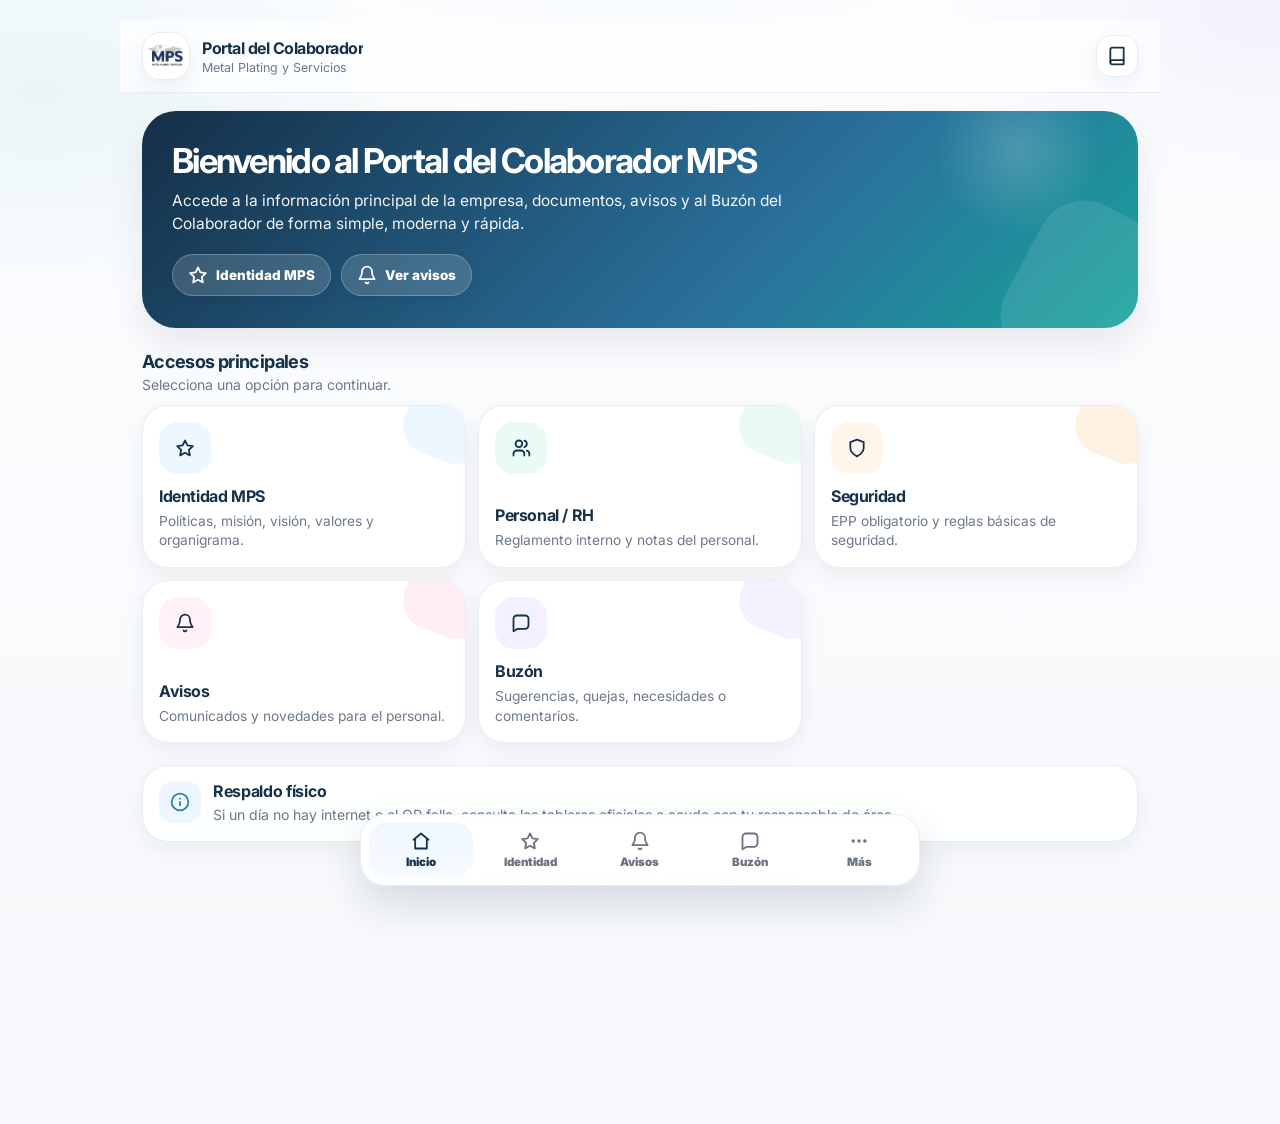
<file: index.html>
<!doctype html>
<html lang="es-MX">
<head>
  <meta charset="utf-8">
  <meta name="viewport" content="width=device-width, initial-scale=1">
  <title>Inicio - Portal del Colaborador MPS</title>
  <meta name="description" content="Portal del Colaborador MPS">
  <meta name="theme-color" content="#17344d">
  <link rel="manifest" href="manifest.webmanifest">
  <link rel="stylesheet" href="css/estilos.css?v=10">
</head>
<body data-page="inicio">
  <div class="shell">
    
<header class="topbar">
  <a class="logo-box" href="index.html"><img src="assets/logo_mps.png" alt="Logo MPS"></a>
  <div class="topcopy">
    <strong>Portal del Colaborador</strong>
    <span>Metal Plating y Servicios</span>
  </div>
  <div class="top-actions">
    <a class="action-ico" href="documentos.html" aria-label="Biblioteca"><span data-icon="library"></span></a>
  </div>
</header>

    
<section class="hero">
  <h1>Bienvenido al Portal del Colaborador MPS</h1>
  <p>Accede a la información principal de la empresa, documentos, avisos y al Buzón del Colaborador de forma simple, moderna y rápida.</p>
  <div class="hero-cta">
    <a class="cta-chip" href="identidad.html"><span data-icon="star"></span><span>Identidad MPS</span></a>
    <a class="cta-chip" href="avisos.html"><span data-icon="bell"></span><span>Ver avisos</span></a>
  </div>
</section>

<section class="section">
  <div class="section-title">
    <div>
      <h2>Accesos principales</h2>
      <p>Selecciona una opción para continuar.</p>
    </div>
  </div>
  <div class="home-grid">
    <a class="card quick identity" href="identidad.html">
      <div class="icon"><span data-icon="star"></span></div>
      <div><h3>Identidad MPS</h3><p>Políticas, misión, visión, valores y organigrama.</p></div>
    </a>
    <a class="card quick rh" href="rh.html">
      <div class="icon"><span data-icon="users"></span></div>
      <div><h3>Personal / RH</h3><p>Reglamento interno y notas del personal.</p></div>
    </a>
    <a class="card quick seguridad" href="seguridad.html">
      <div class="icon"><span data-icon="shield"></span></div>
      <div><h3>Seguridad</h3><p>EPP obligatorio y reglas básicas de seguridad.</p></div>
    </a>
    <a class="card quick avisos" href="avisos.html">
      <div class="icon"><span data-icon="bell"></span></div>
      <div><h3>Avisos</h3><p>Comunicados y novedades para el personal.</p></div>
    </a>
    <a class="card quick buzon" href="buzon.html">
      <div class="icon"><span data-icon="message"></span></div>
      <div><h3>Buzón</h3><p>Sugerencias, quejas, necesidades o comentarios.</p></div>
    </a>
  </div>
</section>

<section class="section">
  <div class="card banner-note">
    <div class="mini-icon"><span data-icon="info"></span></div>
    <div>
      <strong>Respaldo físico</strong>
      <p>Si un día no hay internet o el QR falla, consulta los tableros oficiales o acude con tu responsable de área.</p>
    </div>
  </div>
</section>

    <footer class="footer">Portal del Colaborador MPS · Versión app móvil v10</footer>
  </div>
  
<nav class="bottom-nav" aria-label="Navegación principal">
  <a href="index.html" data-nav="inicio"><span class="nav-ico" data-icon="home"></span><span>Inicio</span></a>
  <a href="identidad.html" data-nav="identidad"><span class="nav-ico" data-icon="star"></span><span>Identidad</span></a>
  <a href="avisos.html" data-nav="avisos"><span class="nav-ico" data-icon="bell"></span><span>Avisos</span></a>
  <a href="buzon.html" data-nav="buzon"><span class="nav-ico" data-icon="message"></span><span>Buzón</span></a>
  <a href="mas.html" data-nav="mas"><span class="nav-ico" data-icon="more"></span><span>Más</span></a>
</nav>

  <script src="js/portal.js?v=10"></script>
</body>
</html>
</file>
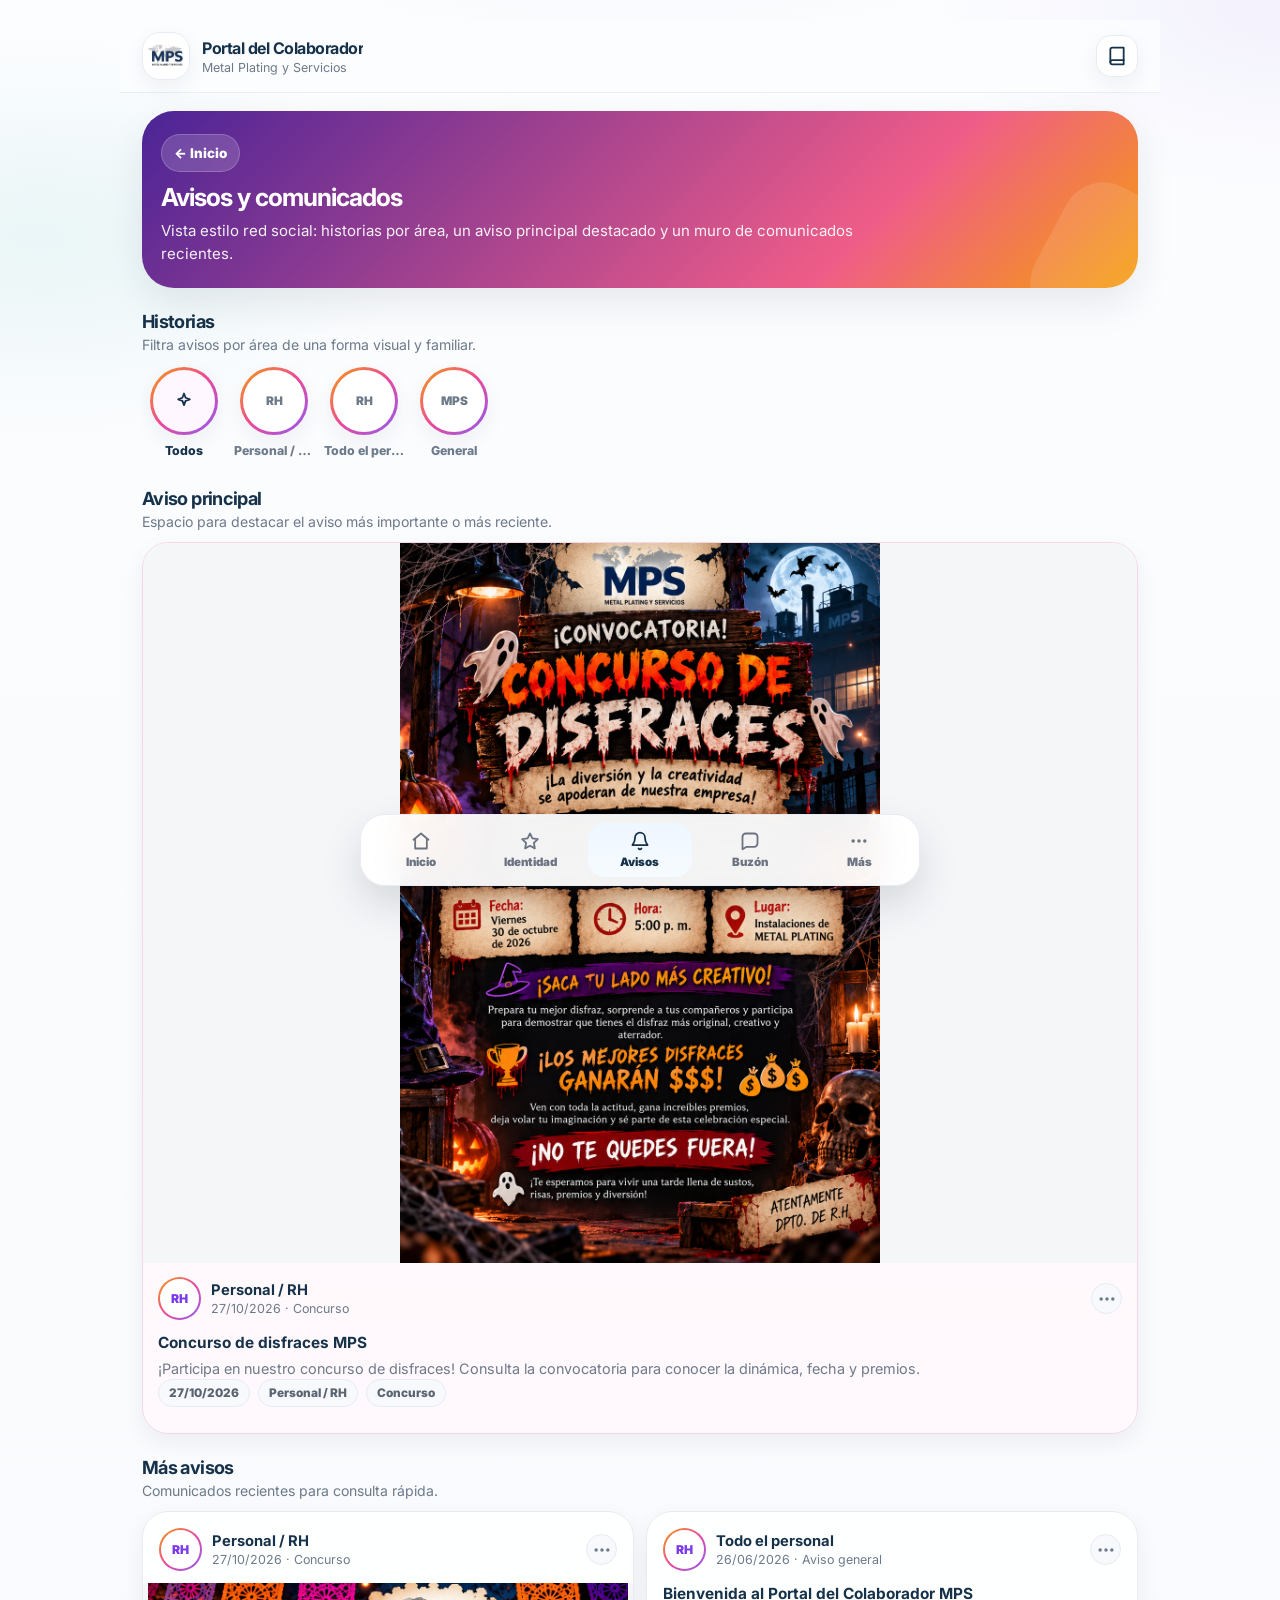
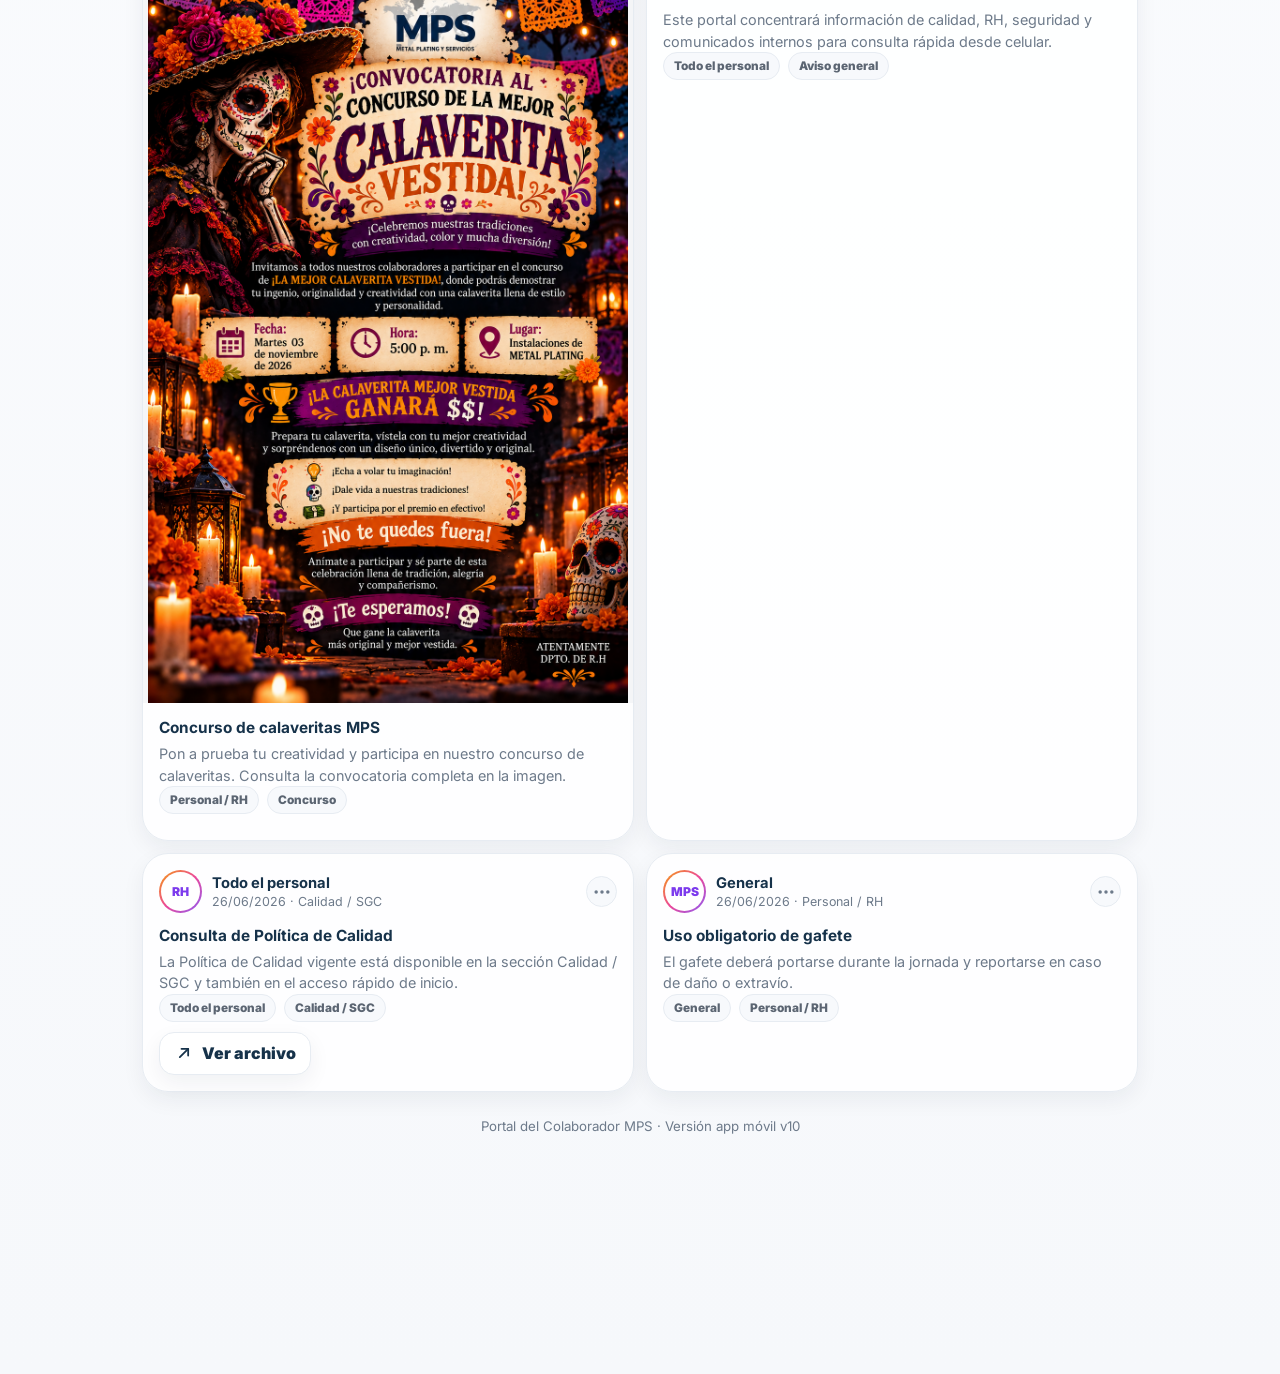
<file: avisos.html>
<!doctype html>
<html lang="es-MX">
<head>
  <meta charset="utf-8">
  <meta name="viewport" content="width=device-width, initial-scale=1">
  <title>Avisos - Portal del Colaborador MPS</title>
  <meta name="description" content="Portal del Colaborador MPS">
  <meta name="theme-color" content="#17344d">
  <link rel="manifest" href="manifest.webmanifest">
  <link rel="stylesheet" href="css/estilos.css?v=10">
</head>
<body data-page="avisos">
  <div class="shell">
    
<header class="topbar">
  <a class="logo-box" href="index.html"><img src="assets/logo_mps.png" alt="Logo MPS"></a>
  <div class="topcopy">
    <strong>Portal del Colaborador</strong>
    <span>Metal Plating y Servicios</span>
  </div>
  <div class="top-actions">
    <a class="action-ico" href="documentos.html" aria-label="Biblioteca"><span data-icon="library"></span></a>
  </div>
</header>

    
<section class="module-hero avisos">
  <a class="back-btn" href="index.html">← Inicio</a>
  <h1>Avisos y comunicados</h1>
  <p>Vista estilo red social: historias por área, un aviso principal destacado y un muro de comunicados recientes.</p>
</section>

<section class="section">
  <div class="section-title">
    <div><h2>Historias</h2><p>Filtra avisos por área de una forma visual y familiar.</p></div>
  </div>
  <div id="story-filters" class="story-row">Cargando filtros...</div>
</section>

<section class="section">
  <div class="section-title">
    <div><h2>Aviso principal</h2><p>Espacio para destacar el aviso más importante o más reciente.</p></div>
  </div>
  <div id="aviso-destacado">Cargando aviso...</div>
</section>

<section class="section">
  <div class="section-title">
    <div><h2>Más avisos</h2><p>Comunicados recientes para consulta rápida.</p></div>
  </div>
  <div id="avisos-feed" class="feed-list">Cargando avisos...</div>
</section>

    <footer class="footer">Portal del Colaborador MPS · Versión app móvil v10</footer>
  </div>
  
<nav class="bottom-nav" aria-label="Navegación principal">
  <a href="index.html" data-nav="inicio"><span class="nav-ico" data-icon="home"></span><span>Inicio</span></a>
  <a href="identidad.html" data-nav="identidad"><span class="nav-ico" data-icon="star"></span><span>Identidad</span></a>
  <a href="avisos.html" data-nav="avisos"><span class="nav-ico" data-icon="bell"></span><span>Avisos</span></a>
  <a href="buzon.html" data-nav="buzon"><span class="nav-ico" data-icon="message"></span><span>Buzón</span></a>
  <a href="mas.html" data-nav="mas"><span class="nav-ico" data-icon="more"></span><span>Más</span></a>
</nav>

  <script src="js/portal.js?v=10"></script>
</body>
</html>
</file>
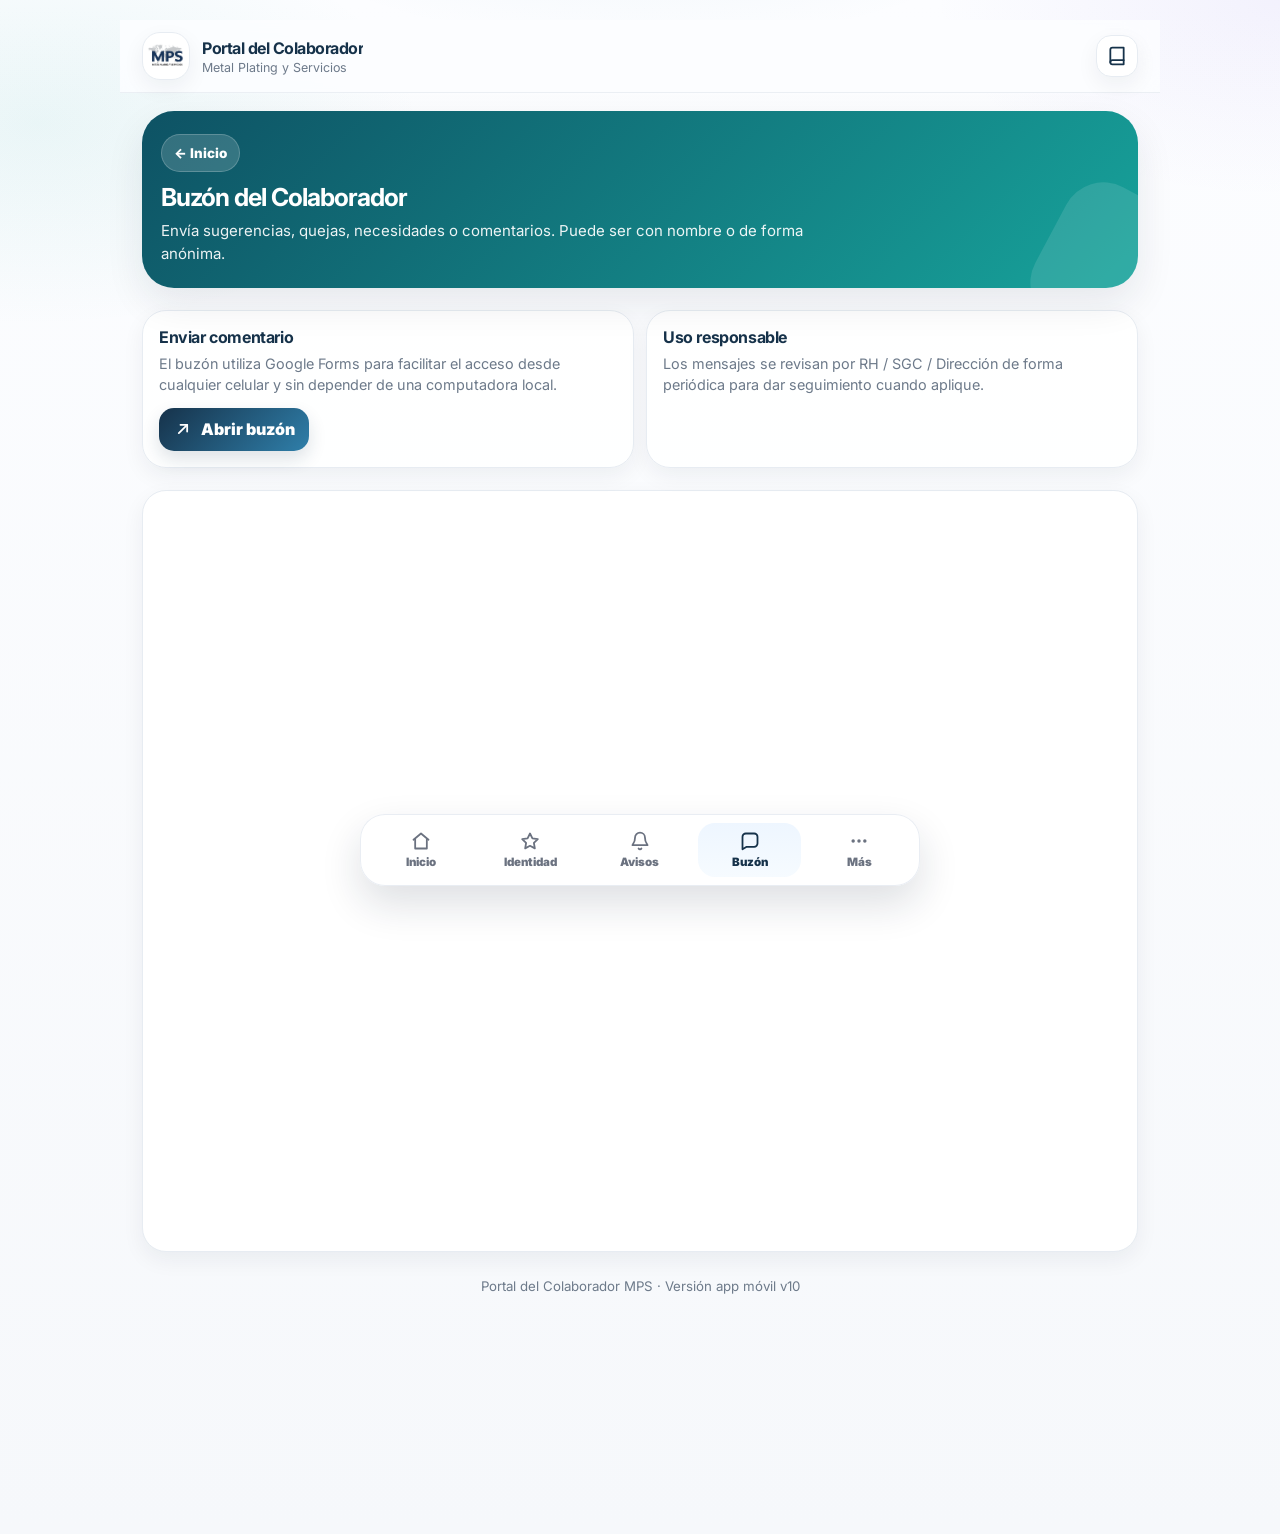
<file: buzon.html>
<!doctype html>
<html lang="es-MX">
<head>
  <meta charset="utf-8">
  <meta name="viewport" content="width=device-width, initial-scale=1">
  <title>Buzón - Portal del Colaborador MPS</title>
  <meta name="description" content="Portal del Colaborador MPS">
  <meta name="theme-color" content="#17344d">
  <link rel="manifest" href="manifest.webmanifest">
  <link rel="stylesheet" href="css/estilos.css?v=10">
</head>
<body data-page="buzon">
  <div class="shell">
    
<header class="topbar">
  <a class="logo-box" href="index.html"><img src="assets/logo_mps.png" alt="Logo MPS"></a>
  <div class="topcopy">
    <strong>Portal del Colaborador</strong>
    <span>Metal Plating y Servicios</span>
  </div>
  <div class="top-actions">
    <a class="action-ico" href="documentos.html" aria-label="Biblioteca"><span data-icon="library"></span></a>
  </div>
</header>

    
<section class="module-hero buzon">
  <a class="back-btn" href="index.html">← Inicio</a>
  <h1>Buzón del Colaborador</h1>
  <p>Envía sugerencias, quejas, necesidades o comentarios. Puede ser con nombre o de forma anónima.</p>
</section>

<section class="section">
  <div class="highlight-row">
    <div class="info-box">
      <h3>Enviar comentario</h3>
      <p>El buzón utiliza Google Forms para facilitar el acceso desde cualquier celular y sin depender de una computadora local.</p>
      <div class="btn-row" style="margin-top:12px">
        <a class="btn" href="https://docs.google.com/forms/d/e/1FAIpQLSewBGHp7c_jRxtkH9OO-62f5FGheH67mSQRC5M9bnCL1MNGZw/viewform?usp=sharing&ouid=113415303447286872352" target="_blank" rel="noopener"><span data-icon="open"></span><span>Abrir buzón</span></a>
      </div>
    </div>
    <div class="info-box">
      <h3>Uso responsable</h3>
      <p>Los mensajes se revisan por RH / SGC / Dirección de forma periódica para dar seguimiento cuando aplique.</p>
    </div>
  </div>
</section>

<section class="section">
  <div class="forms-frame-wrap">
    <iframe class="forms-frame" src="https://docs.google.com/forms/d/e/1FAIpQLSewBGHp7c_jRxtkH9OO-62f5FGheH67mSQRC5M9bnCL1MNGZw/viewform?embedded=true" title="Buzón del Colaborador MPS" loading="lazy">Cargando formulario...</iframe>
  </div>
</section>

    <footer class="footer">Portal del Colaborador MPS · Versión app móvil v10</footer>
  </div>
  
<nav class="bottom-nav" aria-label="Navegación principal">
  <a href="index.html" data-nav="inicio"><span class="nav-ico" data-icon="home"></span><span>Inicio</span></a>
  <a href="identidad.html" data-nav="identidad"><span class="nav-ico" data-icon="star"></span><span>Identidad</span></a>
  <a href="avisos.html" data-nav="avisos"><span class="nav-ico" data-icon="bell"></span><span>Avisos</span></a>
  <a href="buzon.html" data-nav="buzon"><span class="nav-ico" data-icon="message"></span><span>Buzón</span></a>
  <a href="mas.html" data-nav="mas"><span class="nav-ico" data-icon="more"></span><span>Más</span></a>
</nav>

  <script src="js/portal.js?v=10"></script>
</body>
</html>
</file>
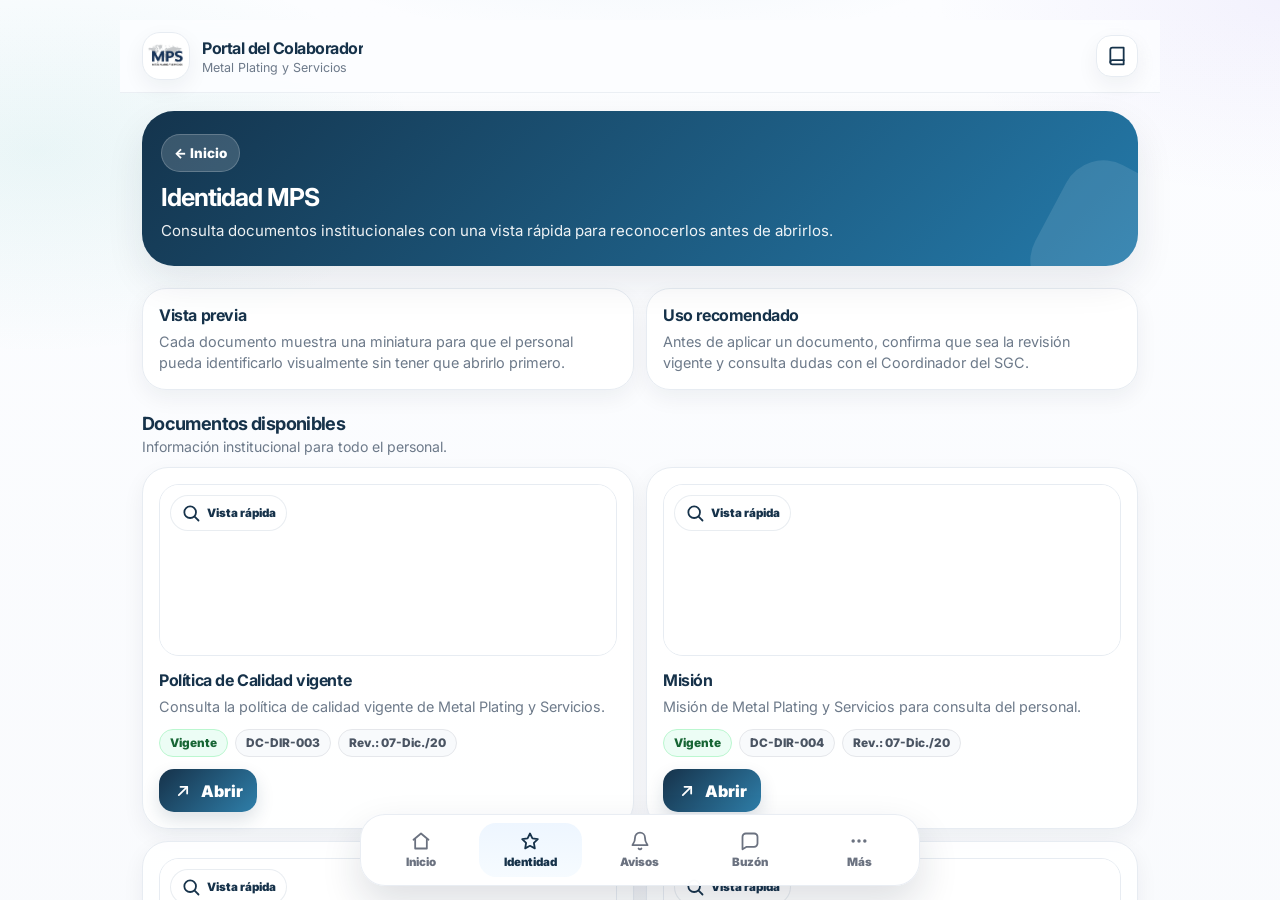
<file: calidad.html>
<!doctype html><html lang="es-MX"><head><meta charset="utf-8"><meta http-equiv="refresh" content="0; url=identidad.html"><title>Identidad MPS</title></head><body><p>Redirigiendo a <a href="identidad.html">Identidad MPS</a>...</p></body></html>
</file>
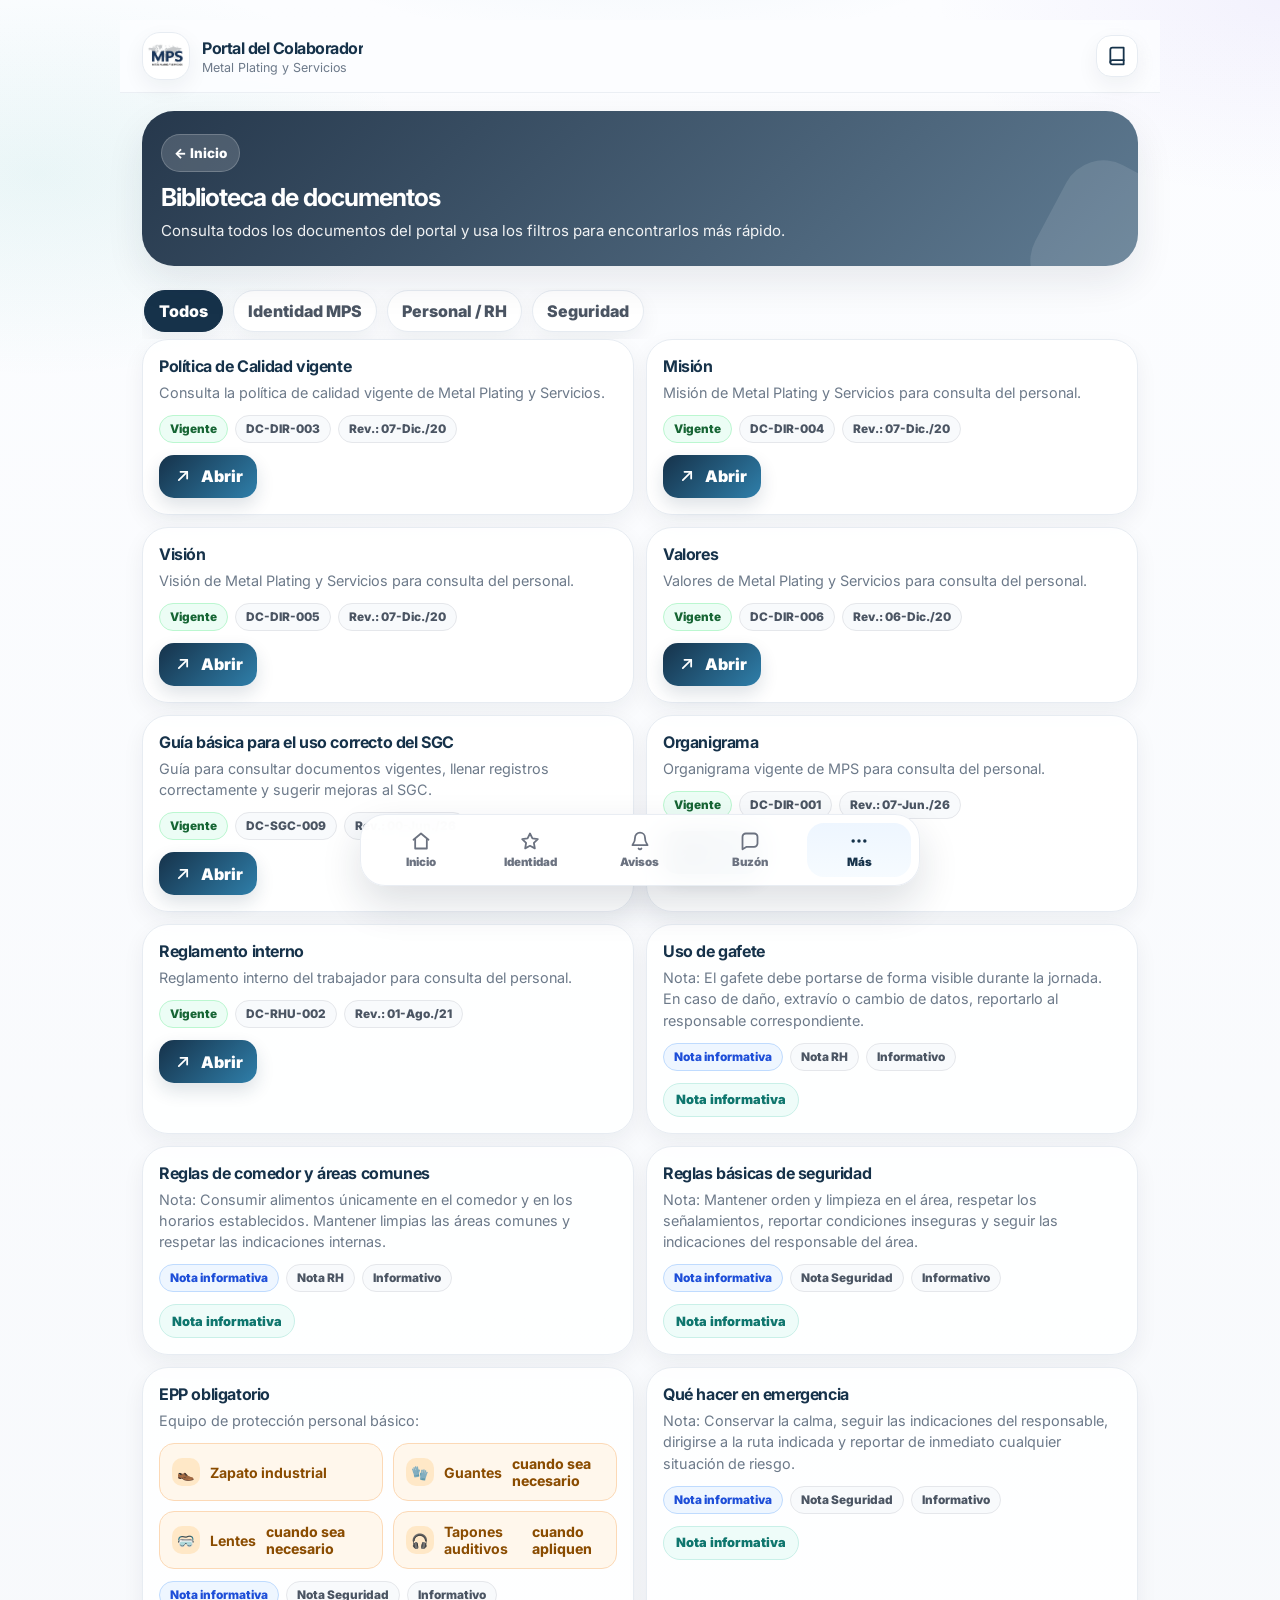
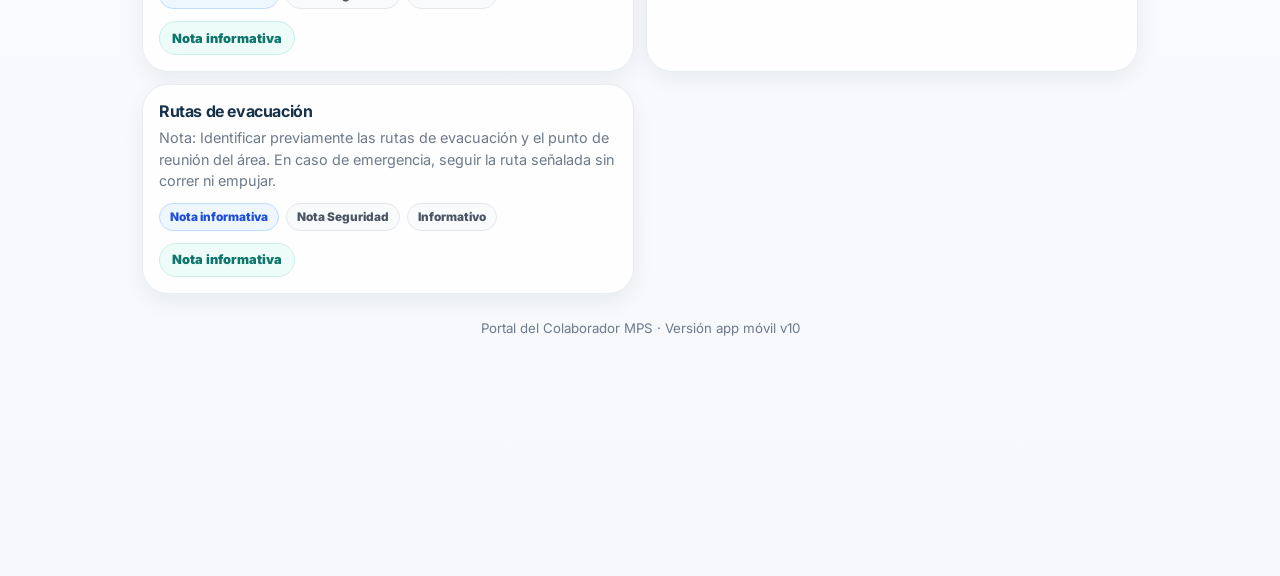
<file: documentos.html>
<!doctype html>
<html lang="es-MX">
<head>
  <meta charset="utf-8">
  <meta name="viewport" content="width=device-width, initial-scale=1">
  <title>Biblioteca - Portal del Colaborador MPS</title>
  <meta name="description" content="Portal del Colaborador MPS">
  <meta name="theme-color" content="#17344d">
  <link rel="manifest" href="manifest.webmanifest">
  <link rel="stylesheet" href="css/estilos.css?v=10">
</head>
<body data-page="mas">
  <div class="shell">
    
<header class="topbar">
  <a class="logo-box" href="index.html"><img src="assets/logo_mps.png" alt="Logo MPS"></a>
  <div class="topcopy">
    <strong>Portal del Colaborador</strong>
    <span>Metal Plating y Servicios</span>
  </div>
  <div class="top-actions">
    <a class="action-ico" href="documentos.html" aria-label="Biblioteca"><span data-icon="library"></span></a>
  </div>
</header>

    
<section class="module-hero more">
  <a class="back-btn" href="index.html">← Inicio</a>
  <h1>Biblioteca de documentos</h1>
  <p>Consulta todos los documentos del portal y usa los filtros para encontrarlos más rápido.</p>
</section>

<section class="section">
  <div class="tab-row">
    <button class="tab active" data-filter="todos">Todos</button>
    <button class="tab" data-filter="identidad">Identidad MPS</button>
    <button class="tab" data-filter="rh">Personal / RH</button>
    <button class="tab" data-filter="seguridad">Seguridad</button>
  </div>
  <div id="docs-todos" class="doc-list">Cargando documentos...</div>
</section>

    <footer class="footer">Portal del Colaborador MPS · Versión app móvil v10</footer>
  </div>
  
<nav class="bottom-nav" aria-label="Navegación principal">
  <a href="index.html" data-nav="inicio"><span class="nav-ico" data-icon="home"></span><span>Inicio</span></a>
  <a href="identidad.html" data-nav="identidad"><span class="nav-ico" data-icon="star"></span><span>Identidad</span></a>
  <a href="avisos.html" data-nav="avisos"><span class="nav-ico" data-icon="bell"></span><span>Avisos</span></a>
  <a href="buzon.html" data-nav="buzon"><span class="nav-ico" data-icon="message"></span><span>Buzón</span></a>
  <a href="mas.html" data-nav="mas"><span class="nav-ico" data-icon="more"></span><span>Más</span></a>
</nav>

  <script src="js/portal.js?v=10"></script>
</body>
</html>
</file>
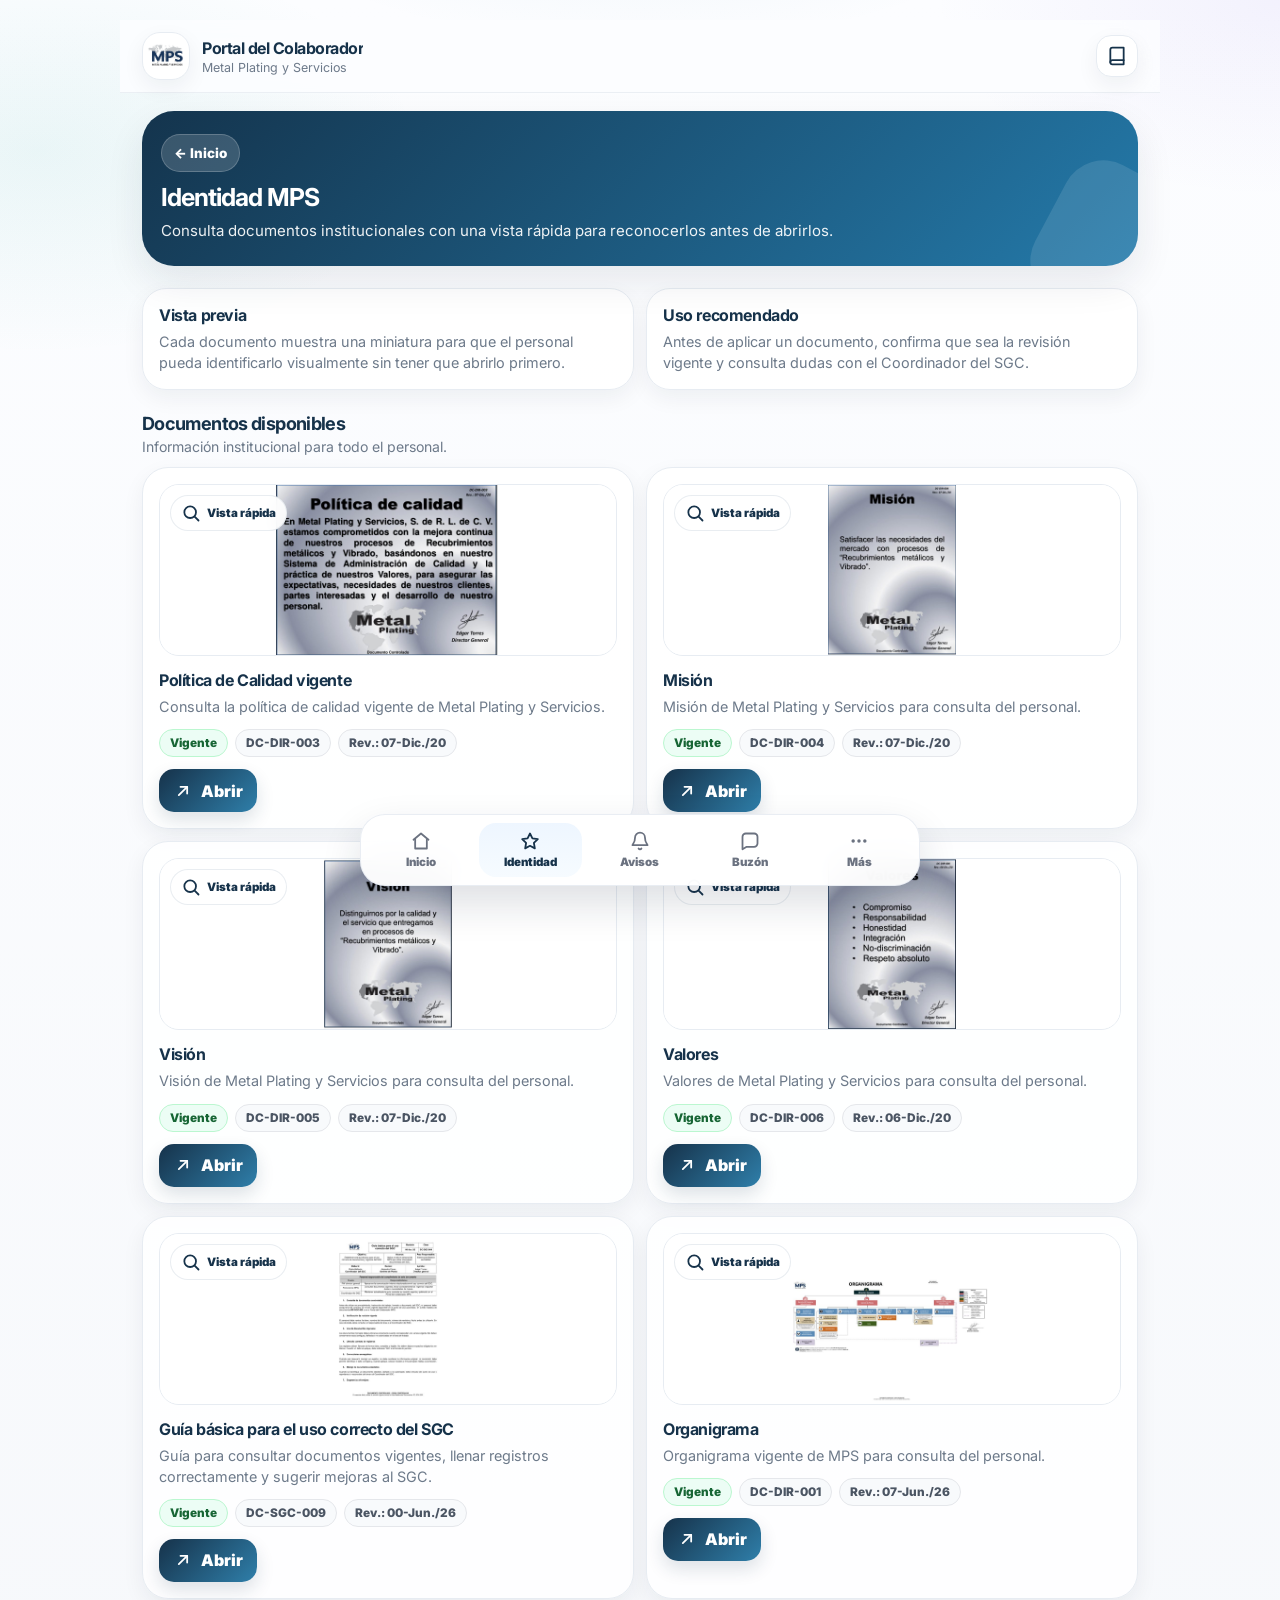
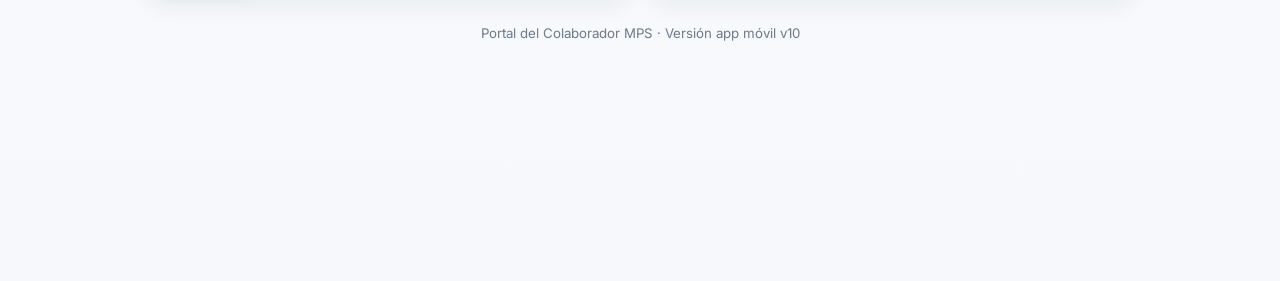
<file: identidad.html>
<!doctype html>
<html lang="es-MX">
<head>
  <meta charset="utf-8">
  <meta name="viewport" content="width=device-width, initial-scale=1">
  <title>Identidad MPS - Portal del Colaborador MPS</title>
  <meta name="description" content="Portal del Colaborador MPS">
  <meta name="theme-color" content="#17344d">
  <link rel="manifest" href="manifest.webmanifest">
  <link rel="stylesheet" href="css/estilos.css?v=10">
</head>
<body data-page="identidad">
  <div class="shell">
    
<header class="topbar">
  <a class="logo-box" href="index.html"><img src="assets/logo_mps.png" alt="Logo MPS"></a>
  <div class="topcopy">
    <strong>Portal del Colaborador</strong>
    <span>Metal Plating y Servicios</span>
  </div>
  <div class="top-actions">
    <a class="action-ico" href="documentos.html" aria-label="Biblioteca"><span data-icon="library"></span></a>
  </div>
</header>

    
<section class="module-hero identity">
  <a class="back-btn" href="index.html">← Inicio</a>
  <h1>Identidad MPS</h1>
  <p>Consulta documentos institucionales con una vista rápida para reconocerlos antes de abrirlos.</p>
</section>

<section class="section">
  <div class="highlight-row">
    <div class="info-box">
      <h3>Vista previa</h3>
      <p>Cada documento muestra una miniatura para que el personal pueda identificarlo visualmente sin tener que abrirlo primero.</p>
    </div>
    <div class="info-box">
      <h3>Uso recomendado</h3>
      <p>Antes de aplicar un documento, confirma que sea la revisión vigente y consulta dudas con el Coordinador del SGC.</p>
    </div>
  </div>
</section>

<section class="section">
  <div class="section-title">
    <div><h2>Documentos disponibles</h2><p>Información institucional para todo el personal.</p></div>
  </div>
  <div id="docs-identidad" class="doc-list">Cargando documentos...</div>
</section>

    <footer class="footer">Portal del Colaborador MPS · Versión app móvil v10</footer>
  </div>
  
<nav class="bottom-nav" aria-label="Navegación principal">
  <a href="index.html" data-nav="inicio"><span class="nav-ico" data-icon="home"></span><span>Inicio</span></a>
  <a href="identidad.html" data-nav="identidad"><span class="nav-ico" data-icon="star"></span><span>Identidad</span></a>
  <a href="avisos.html" data-nav="avisos"><span class="nav-ico" data-icon="bell"></span><span>Avisos</span></a>
  <a href="buzon.html" data-nav="buzon"><span class="nav-ico" data-icon="message"></span><span>Buzón</span></a>
  <a href="mas.html" data-nav="mas"><span class="nav-ico" data-icon="more"></span><span>Más</span></a>
</nav>

  <script src="js/portal.js?v=10"></script>
</body>
</html>
</file>
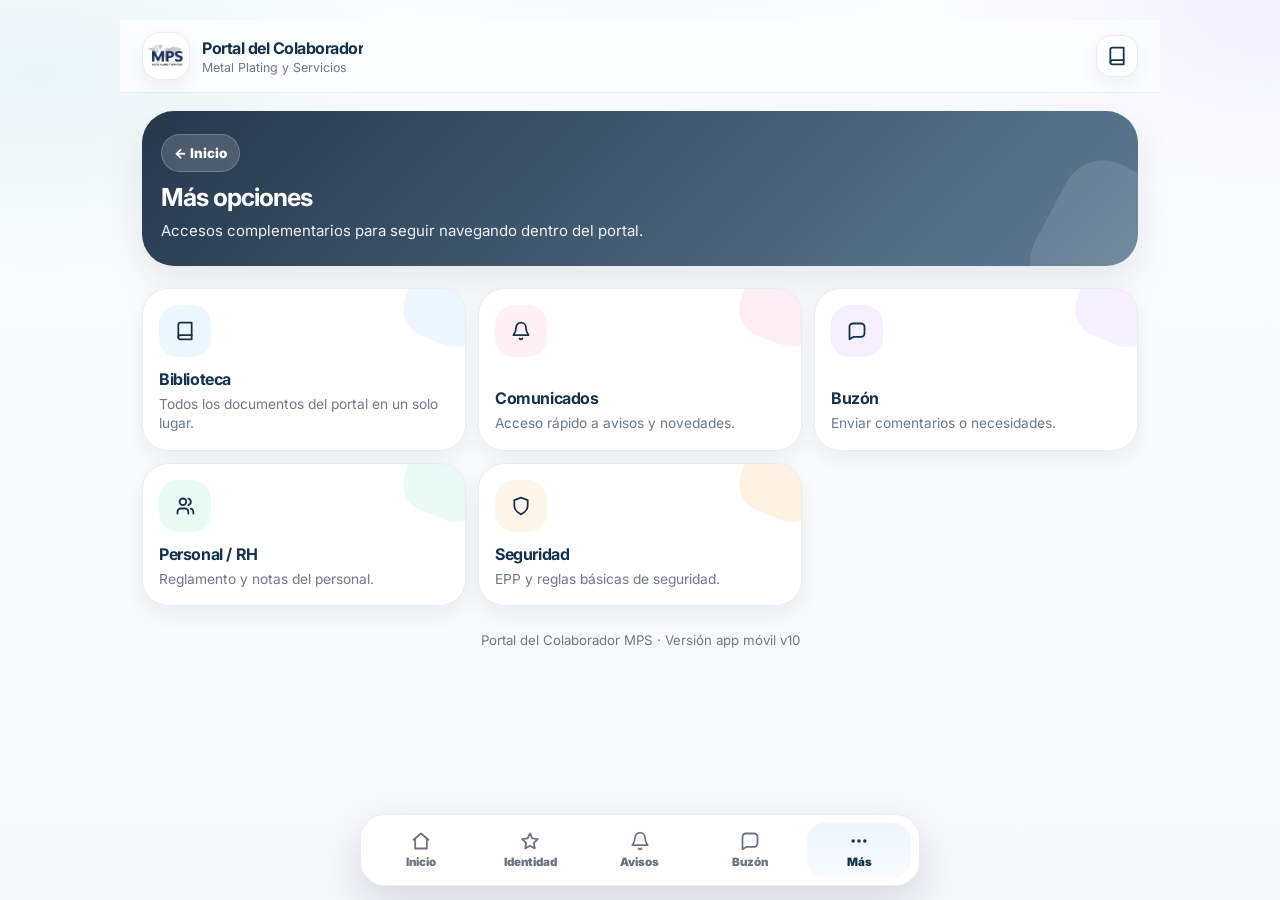
<file: mas.html>
<!doctype html>
<html lang="es-MX">
<head>
  <meta charset="utf-8">
  <meta name="viewport" content="width=device-width, initial-scale=1">
  <title>Más - Portal del Colaborador MPS</title>
  <meta name="description" content="Portal del Colaborador MPS">
  <meta name="theme-color" content="#17344d">
  <link rel="manifest" href="manifest.webmanifest">
  <link rel="stylesheet" href="css/estilos.css?v=10">
</head>
<body data-page="mas">
  <div class="shell">
    
<header class="topbar">
  <a class="logo-box" href="index.html"><img src="assets/logo_mps.png" alt="Logo MPS"></a>
  <div class="topcopy">
    <strong>Portal del Colaborador</strong>
    <span>Metal Plating y Servicios</span>
  </div>
  <div class="top-actions">
    <a class="action-ico" href="documentos.html" aria-label="Biblioteca"><span data-icon="library"></span></a>
  </div>
</header>

    
<section class="module-hero more">
  <a class="back-btn" href="index.html">← Inicio</a>
  <h1>Más opciones</h1>
  <p>Accesos complementarios para seguir navegando dentro del portal.</p>
</section>

<section class="section">
  <div class="home-grid">
    <a class="card quick identity" href="documentos.html">
      <div class="icon"><span data-icon="library"></span></div>
      <div><h3>Biblioteca</h3><p>Todos los documentos del portal en un solo lugar.</p></div>
    </a>
    <a class="card quick avisos" href="avisos.html">
      <div class="icon"><span data-icon="bell"></span></div>
      <div><h3>Comunicados</h3><p>Acceso rápido a avisos y novedades.</p></div>
    </a>
    <a class="card quick buzon" href="buzon.html">
      <div class="icon"><span data-icon="message"></span></div>
      <div><h3>Buzón</h3><p>Enviar comentarios o necesidades.</p></div>
    </a>
    <a class="card quick rh" href="rh.html">
      <div class="icon"><span data-icon="users"></span></div>
      <div><h3>Personal / RH</h3><p>Reglamento y notas del personal.</p></div>
    </a>
    <a class="card quick seguridad" href="seguridad.html">
      <div class="icon"><span data-icon="shield"></span></div>
      <div><h3>Seguridad</h3><p>EPP y reglas básicas de seguridad.</p></div>
    </a>
  </div>
</section>

    <footer class="footer">Portal del Colaborador MPS · Versión app móvil v10</footer>
  </div>
  
<nav class="bottom-nav" aria-label="Navegación principal">
  <a href="index.html" data-nav="inicio"><span class="nav-ico" data-icon="home"></span><span>Inicio</span></a>
  <a href="identidad.html" data-nav="identidad"><span class="nav-ico" data-icon="star"></span><span>Identidad</span></a>
  <a href="avisos.html" data-nav="avisos"><span class="nav-ico" data-icon="bell"></span><span>Avisos</span></a>
  <a href="buzon.html" data-nav="buzon"><span class="nav-ico" data-icon="message"></span><span>Buzón</span></a>
  <a href="mas.html" data-nav="mas"><span class="nav-ico" data-icon="more"></span><span>Más</span></a>
</nav>

  <script src="js/portal.js?v=10"></script>
</body>
</html>
</file>
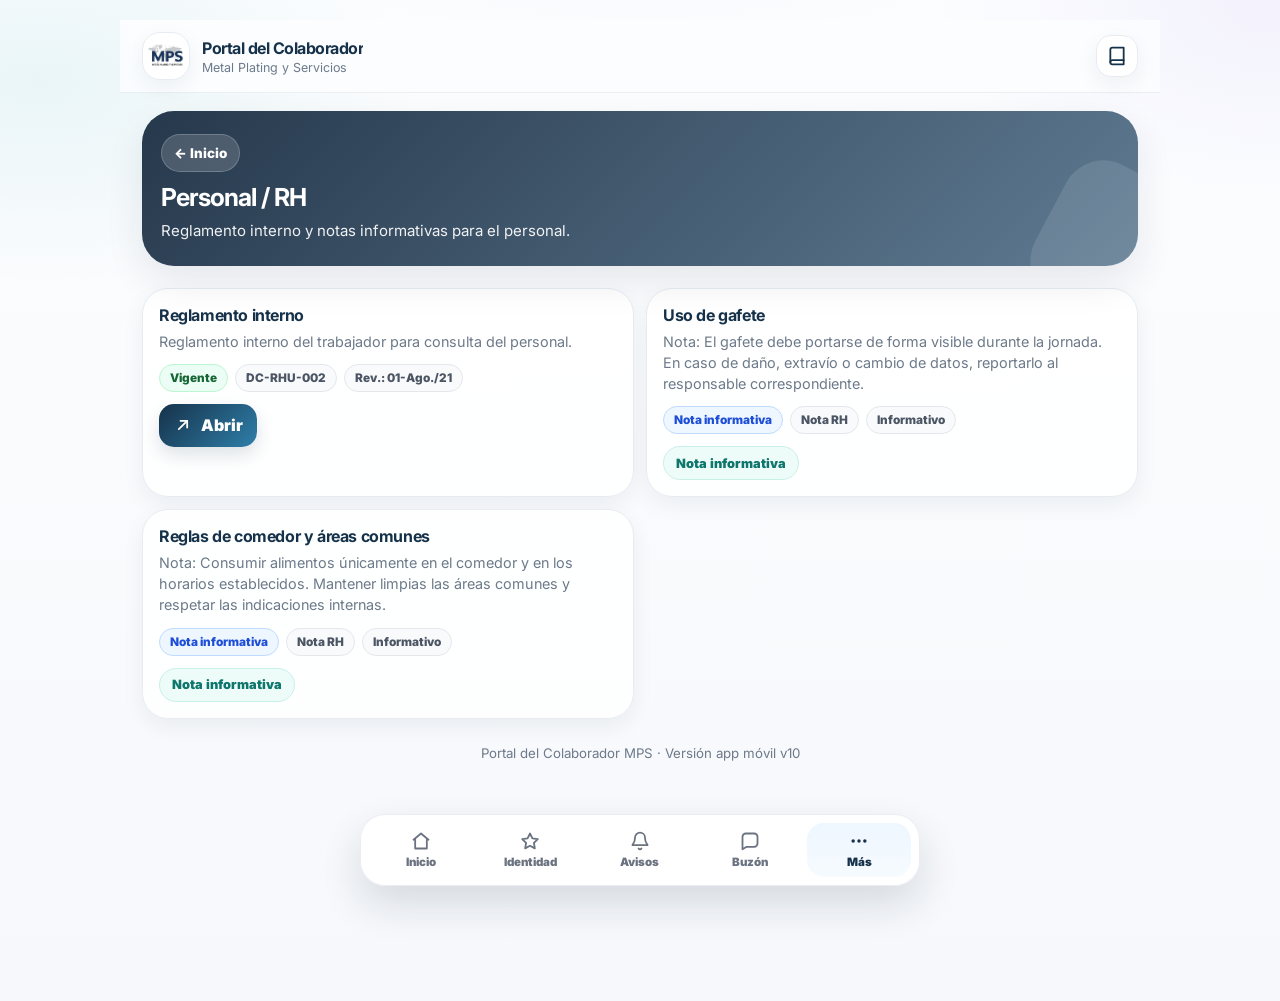
<file: rh.html>
<!doctype html>
<html lang="es-MX">
<head>
  <meta charset="utf-8">
  <meta name="viewport" content="width=device-width, initial-scale=1">
  <title>Personal / RH - Portal del Colaborador MPS</title>
  <meta name="description" content="Portal del Colaborador MPS">
  <meta name="theme-color" content="#17344d">
  <link rel="manifest" href="manifest.webmanifest">
  <link rel="stylesheet" href="css/estilos.css?v=10">
</head>
<body data-page="mas">
  <div class="shell">
    
<header class="topbar">
  <a class="logo-box" href="index.html"><img src="assets/logo_mps.png" alt="Logo MPS"></a>
  <div class="topcopy">
    <strong>Portal del Colaborador</strong>
    <span>Metal Plating y Servicios</span>
  </div>
  <div class="top-actions">
    <a class="action-ico" href="documentos.html" aria-label="Biblioteca"><span data-icon="library"></span></a>
  </div>
</header>

    
<section class="module-hero more">
  <a class="back-btn" href="index.html">← Inicio</a>
  <h1>Personal / RH</h1>
  <p>Reglamento interno y notas informativas para el personal.</p>
</section>

<section class="section">
  <div id="docs-rh" class="doc-list">Cargando documentos...</div>
</section>

    <footer class="footer">Portal del Colaborador MPS · Versión app móvil v10</footer>
  </div>
  
<nav class="bottom-nav" aria-label="Navegación principal">
  <a href="index.html" data-nav="inicio"><span class="nav-ico" data-icon="home"></span><span>Inicio</span></a>
  <a href="identidad.html" data-nav="identidad"><span class="nav-ico" data-icon="star"></span><span>Identidad</span></a>
  <a href="avisos.html" data-nav="avisos"><span class="nav-ico" data-icon="bell"></span><span>Avisos</span></a>
  <a href="buzon.html" data-nav="buzon"><span class="nav-ico" data-icon="message"></span><span>Buzón</span></a>
  <a href="mas.html" data-nav="mas"><span class="nav-ico" data-icon="more"></span><span>Más</span></a>
</nav>

  <script src="js/portal.js?v=10"></script>
</body>
</html>
</file>
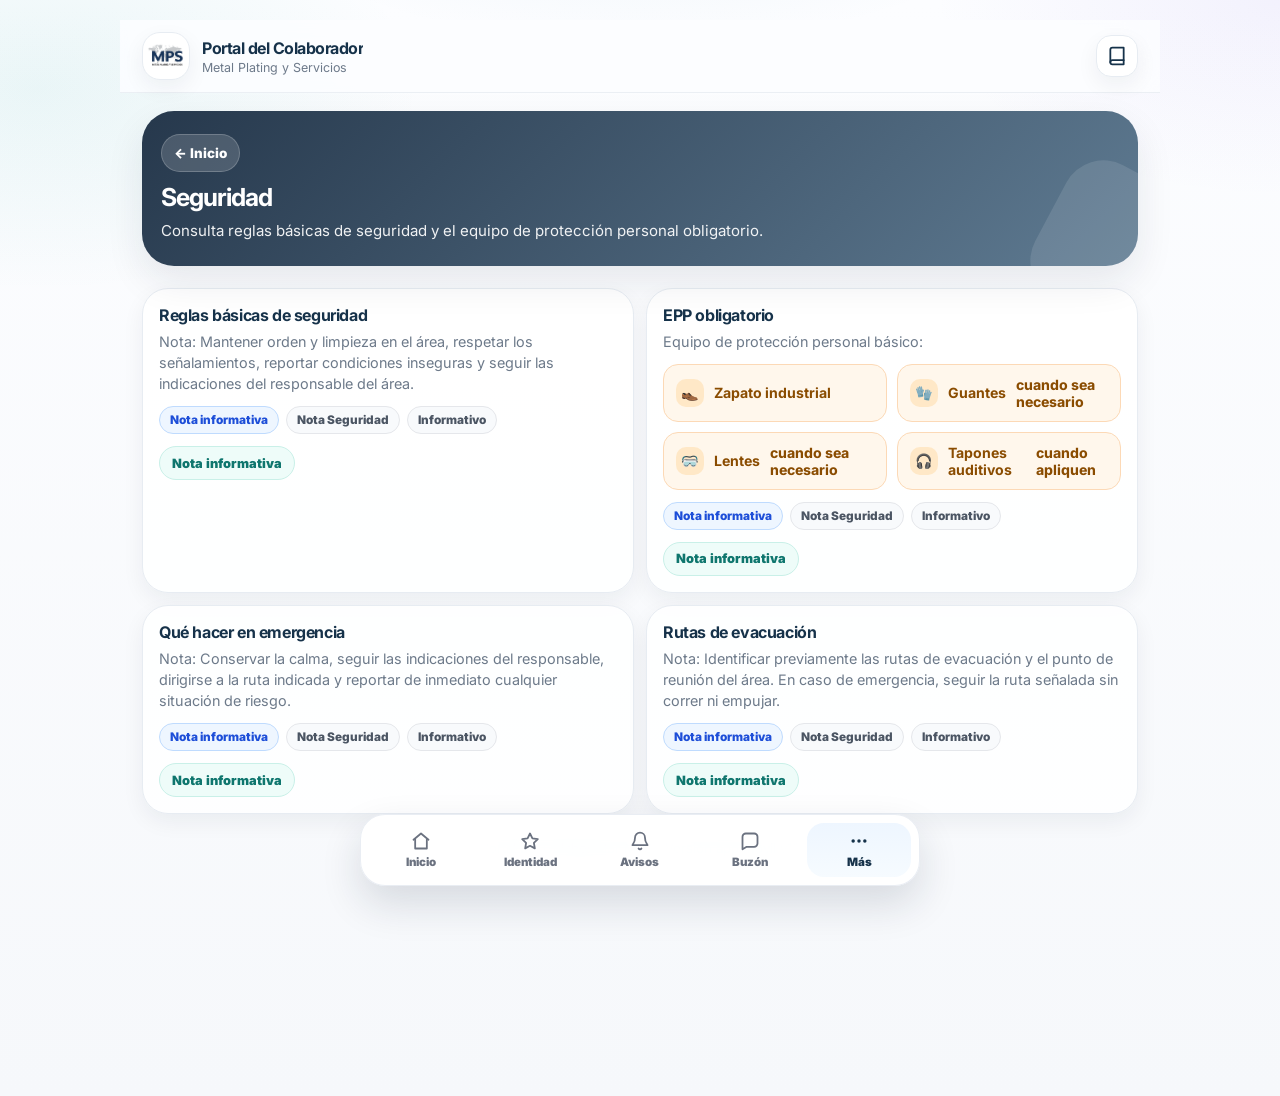
<file: seguridad.html>
<!doctype html>
<html lang="es-MX">
<head>
  <meta charset="utf-8">
  <meta name="viewport" content="width=device-width, initial-scale=1">
  <title>Seguridad - Portal del Colaborador MPS</title>
  <meta name="description" content="Portal del Colaborador MPS">
  <meta name="theme-color" content="#17344d">
  <link rel="manifest" href="manifest.webmanifest">
  <link rel="stylesheet" href="css/estilos.css?v=10">
</head>
<body data-page="mas">
  <div class="shell">
    
<header class="topbar">
  <a class="logo-box" href="index.html"><img src="assets/logo_mps.png" alt="Logo MPS"></a>
  <div class="topcopy">
    <strong>Portal del Colaborador</strong>
    <span>Metal Plating y Servicios</span>
  </div>
  <div class="top-actions">
    <a class="action-ico" href="documentos.html" aria-label="Biblioteca"><span data-icon="library"></span></a>
  </div>
</header>

    
<section class="module-hero more">
  <a class="back-btn" href="index.html">← Inicio</a>
  <h1>Seguridad</h1>
  <p>Consulta reglas básicas de seguridad y el equipo de protección personal obligatorio.</p>
</section>

<section class="section">
  <div id="docs-seguridad" class="doc-list">Cargando documentos...</div>
</section>

    <footer class="footer">Portal del Colaborador MPS · Versión app móvil v10</footer>
  </div>
  
<nav class="bottom-nav" aria-label="Navegación principal">
  <a href="index.html" data-nav="inicio"><span class="nav-ico" data-icon="home"></span><span>Inicio</span></a>
  <a href="identidad.html" data-nav="identidad"><span class="nav-ico" data-icon="star"></span><span>Identidad</span></a>
  <a href="avisos.html" data-nav="avisos"><span class="nav-ico" data-icon="bell"></span><span>Avisos</span></a>
  <a href="buzon.html" data-nav="buzon"><span class="nav-ico" data-icon="message"></span><span>Buzón</span></a>
  <a href="mas.html" data-nav="mas"><span class="nav-ico" data-icon="more"></span><span>Más</span></a>
</nav>

  <script src="js/portal.js?v=10"></script>
</body>
</html>
</file>
<file: css/estilos.css>
@import url('https://fonts.googleapis.com/css2?family=Inter:wght@400;500;600;700;800;900&display=swap');

:root{
  --bg:#f6f8fb;
  --paper:#ffffff;
  --ink:#223043;
  --muted:#6d7a8a;
  --line:#e7ecf2;
  --navy:#16324a;
  --navy-2:#214d70;
  --blue:#2f7faa;
  --teal:#17a39b;
  --mint:#eafbf6;
  --sky:#edf7ff;
  --violet:#7b5ce1;
  --violet-soft:#f4f0ff;
  --pink:#ef5d88;
  --rose:#fff1f6;
  --amber:#f59e0b;
  --sand:#fff6eb;
  --green:#16a34a;
  --shadow:0 16px 38px rgba(17,35,53,.09);
  --shadow-soft:0 8px 22px rgba(17,35,53,.06);
  --r-xl:32px;
  --r-lg:26px;
  --r-md:18px;
  --nav-height:84px;
}
*{box-sizing:border-box}
html{scroll-behavior:smooth}
body{
  margin:0;
  min-height:100vh;
  font-family:'Inter', system-ui, -apple-system, BlinkMacSystemFont, 'Segoe UI', Arial, sans-serif;
  color:var(--ink);
  background:
    radial-gradient(780px 430px at 50% -230px, rgba(47,127,170,.11), transparent 65%),
    radial-gradient(640px 340px at 3% 8%, rgba(23,163,155,.08), transparent 60%),
    radial-gradient(580px 330px at 100% 0%, rgba(123,92,225,.07), transparent 60%),
    linear-gradient(180deg,#fcfdff 0%,var(--bg) 100%);
  padding-bottom:calc(var(--nav-height) + 28px);
}
a{text-decoration:none;color:inherit}
img{display:block;max-width:100%}
h1,h2,h3,p{margin:0}
button{font:inherit}
.shell{max-width:1040px;margin:0 auto;padding:16px 16px 0}

.topbar{
  position:sticky;top:0;z-index:30;
  display:flex;align-items:center;gap:12px;
  margin:0 -16px 18px;padding:12px 16px;
  background:rgba(252,253,255,.88);
  border-bottom:1px solid rgba(231,236,242,.82);
  backdrop-filter:blur(16px);
}
.logo-box{
  width:48px;height:48px;border-radius:18px;background:#fff;border:1px solid var(--line);
  display:grid;place-items:center;box-shadow:var(--shadow-soft);overflow:hidden;flex:0 0 auto;
}
.logo-box img{width:40px}
.topcopy{min-width:0}
.topcopy strong{display:block;color:var(--navy);font-size:1rem;letter-spacing:-.03em;white-space:nowrap;overflow:hidden;text-overflow:ellipsis}
.topcopy span{display:block;color:var(--muted);font-size:.78rem;margin-top:2px;white-space:nowrap;overflow:hidden;text-overflow:ellipsis}
.top-actions{margin-left:auto;display:flex;gap:8px}
.action-ico{
  width:42px;height:42px;border-radius:15px;background:#fff;border:1px solid var(--line);
  display:grid;place-items:center;box-shadow:var(--shadow-soft);color:var(--navy);
}
.icon-svg{width:20px;height:20px;display:block;stroke-width:2.15}

.hero{
  color:#fff;border-radius:34px;padding:28px 22px;box-shadow:var(--shadow);
  background:
    radial-gradient(120px 120px at 88% 18%, rgba(255,255,255,.18), transparent 70%),
    linear-gradient(135deg,#142f47 0%,#2a719c 63%,#17a39b 100%);
  position:relative;overflow:hidden;
}
.hero::after{
  content:"";position:absolute;right:-48px;bottom:-58px;width:172px;height:172px;border-radius:48px;
  background:rgba(255,255,255,.10);transform:rotate(28deg);
}
.hero h1{font-size:1.82rem;line-height:1.04;letter-spacing:-.05em;max-width:590px;margin-bottom:10px}
.hero p{font-size:.97rem;line-height:1.52;color:rgba(255,255,255,.94);max-width:620px}
.hero-cta{display:flex;gap:10px;flex-wrap:wrap;margin-top:18px;position:relative;z-index:1}
.cta-chip{
  min-height:42px;display:inline-flex;align-items:center;gap:8px;padding:0 15px;border-radius:999px;
  background:rgba(255,255,255,.15);border:1px solid rgba(255,255,255,.24);color:#fff;
  font-size:.84rem;font-weight:850;box-shadow:0 4px 12px rgba(0,0,0,.06);
}
.section{margin-top:22px}
.section-title{display:flex;justify-content:space-between;align-items:flex-end;gap:12px;margin-bottom:12px}
.section-title h2{font-size:1.13rem;color:var(--navy);letter-spacing:-.035em}
.section-title p{font-size:.88rem;color:var(--muted);margin-top:4px}
.link-lite{font-size:.88rem;font-weight:850;color:var(--blue)}

.home-grid{
  display:grid;grid-template-columns:repeat(2,minmax(0,1fr));gap:12px;
}
.card{
  background:rgba(255,255,255,.88);
  border:1px solid rgba(231,236,242,.95);
  border-radius:26px;
  box-shadow:var(--shadow-soft);
}
.quick{
  position:relative;overflow:hidden;
  padding:16px;min-height:142px;display:flex;flex-direction:column;justify-content:space-between;
  transition:transform .18s ease, box-shadow .18s ease;
}
.quick:active{transform:scale(.985)}
.quick::after{
  content:"";position:absolute;right:-24px;top:-28px;width:82px;height:82px;border-radius:28px;
  transform:rotate(22deg);opacity:.55
}
.quick.identity::after{background:#dff0ff}
.quick.rh::after{background:#d9f7ee}
.quick.seguridad::after{background:#ffe7cc}
.quick.avisos::after{background:#ffe1ec}
.quick.buzon::after{background:#eee5ff}
.quick .icon{
  width:52px;height:52px;border-radius:19px;display:grid;place-items:center;color:var(--navy);position:relative;z-index:1;
}
.quick.identity .icon{background:var(--sky)}
.quick.rh .icon{background:var(--mint)}
.quick.seguridad .icon{background:var(--sand)}
.quick.avisos .icon{background:var(--rose)}
.quick.buzon .icon{background:var(--violet-soft)}
.quick h3{font-size:1rem;color:var(--navy);letter-spacing:-.025em;margin-top:12px;margin-bottom:6px;position:relative;z-index:1}
.quick p{font-size:.86rem;line-height:1.42;color:var(--muted);position:relative;z-index:1}

.banner-note{padding:15px 16px;display:flex;align-items:flex-start;gap:12px}
.banner-note .mini-icon{
  width:42px;height:42px;border-radius:15px;background:#eef6ff;color:var(--blue);
  display:grid;place-items:center;flex:0 0 auto;
}
.banner-note strong{display:block;color:var(--navy);margin-bottom:4px;letter-spacing:-.02em}
.banner-note p{font-size:.88rem;line-height:1.45;color:var(--muted)}

.module-hero{
  color:#fff;border-radius:32px;padding:23px 19px;box-shadow:var(--shadow);margin-top:6px;position:relative;overflow:hidden;
}
.module-hero::after{
  content:"";position:absolute;right:-54px;bottom:-56px;width:150px;height:150px;border-radius:42px;background:rgba(255,255,255,.11);transform:rotate(28deg);
}
.module-hero.identity{background:linear-gradient(135deg,#14344d,#247aaa)}
.module-hero.avisos{background:linear-gradient(135deg,#4a2496,#ef5d88 72%,#f59e0b)}
.module-hero.buzon{background:linear-gradient(135deg,#0e5264,#17a39b)}
.module-hero.more{background:linear-gradient(135deg,#26384c,#5f7b92)}
.back-btn{
  display:inline-flex;align-items:center;gap:8px;min-height:38px;padding:0 12px;border-radius:999px;
  background:rgba(255,255,255,.16);border:1px solid rgba(255,255,255,.2);font-size:.84rem;font-weight:850;color:#fff;position:relative;z-index:1;
}
.module-hero h1{font-size:1.55rem;letter-spacing:-.04em;margin-top:10px;margin-bottom:8px;position:relative;z-index:1}
.module-hero p{font-size:.94rem;line-height:1.5;color:rgba(255,255,255,.92);position:relative;z-index:1;max-width:700px}
.info-box{
  padding:16px;background:rgba(255,255,255,.9);border:1px solid var(--line);border-radius:24px;box-shadow:var(--shadow-soft)
}
.info-box h3{font-size:1rem;color:var(--navy);letter-spacing:-.025em;margin-bottom:6px}
.info-box p{font-size:.9rem;line-height:1.48;color:var(--muted)}
.highlight-row{display:grid;gap:12px}

.tab-row,.story-row{
  display:flex;gap:10px;overflow:auto;padding:2px 2px 7px;scrollbar-width:none;
}
.tab-row::-webkit-scrollbar,.story-row::-webkit-scrollbar{display:none}
.tab{
  white-space:nowrap;padding:10px 14px;border-radius:999px;border:1px solid var(--line);background:#fff;
  color:#4b5563;font-weight:850;box-shadow:var(--shadow-soft);cursor:pointer;
}
.tab.active{background:var(--navy);border-color:var(--navy);color:#fff}

.doc-list,.feed-list{display:grid;gap:12px}
.doc-card,.feed-card,.featured-card{
  background:rgba(255,255,255,.92);border:1px solid var(--line);border-radius:26px;box-shadow:var(--shadow-soft);padding:16px
}
.doc-card h3,.feed-card h3,.featured-card h3{font-size:1rem;color:var(--navy);letter-spacing:-.025em;margin-bottom:6px}
.doc-card p,.feed-card p,.featured-card p{font-size:.9rem;line-height:1.47;color:var(--muted)}
.meta{display:flex;flex-wrap:wrap;gap:7px;margin:12px 0}
.pill{
  min-height:28px;display:inline-flex;align-items:center;padding:0 10px;border-radius:999px;
  border:1px solid #e5e7eb;background:#f8fafc;color:#4b5563;font-size:.74rem;font-weight:850
}
.pill.ok{background:#ecfdf5;border-color:#bbf7d0;color:#166534}
.pill.info{background:#eef6ff;border-color:#bfdbfe;color:#1d4ed8}
.note-chip{
  min-height:34px;display:inline-flex;align-items:center;padding:0 12px;border-radius:999px;
  background:#eefcf9;border:1px solid #c9f0e8;color:#0f766e;font-size:.8rem;font-weight:900
}
.btn-row{display:flex;gap:10px;flex-wrap:wrap}
.btn{
  min-height:43px;display:inline-flex;align-items:center;justify-content:center;gap:8px;padding:0 14px;border-radius:15px;
  background:linear-gradient(135deg,var(--navy),var(--blue));color:#fff;font-weight:900;border:none;
  box-shadow:0 8px 18px rgba(21,52,77,.14)
}
.btn.secondary{background:#fff;color:var(--navy);border:1px solid var(--line);box-shadow:var(--shadow-soft)}
.btn.disabled{background:#e5e7eb;color:#6b7280;box-shadow:none}

.preview-card .preview-pane{
  position:relative;height:148px;border-radius:19px;overflow:hidden;background:#f3f6fa;border:1px solid var(--line);margin-bottom:14px;
}
.preview-card .preview-pane iframe{
  width:100%;height:248px;border:0;transform:scale(.92);transform-origin:top center;pointer-events:none;background:#fff;
}
.preview-label{
  position:absolute;left:10px;top:10px;display:inline-flex;align-items:center;gap:6px;padding:7px 10px;border-radius:999px;
  background:rgba(255,255,255,.91);backdrop-filter:blur(8px);border:1px solid rgba(231,235,240,.9);color:var(--navy);font-size:.72rem;font-weight:900;
}

.story-chip{
  flex:0 0 auto;width:80px;text-align:center;cursor:pointer;border:0;background:transparent;padding:0;
}
.story-bubble{
  width:68px;height:68px;border-radius:999px;margin:0 auto 8px;padding:3px;
  background:linear-gradient(135deg,#f59e0b,#ec4899,#8b5cf6);
  box-shadow:var(--shadow-soft);
}
.story-inner{
  width:100%;height:100%;border-radius:999px;background:#fff;display:grid;place-items:center;color:var(--navy);
}
.story-chip span{display:block;font-size:.77rem;font-weight:800;color:var(--muted);white-space:nowrap;overflow:hidden;text-overflow:ellipsis}
.story-chip.active span{color:var(--navy)}
.story-chip.active .story-inner{background:#fef7ff}

.featured-card{
  background:linear-gradient(180deg,#fff,#fff8fc);border:1px solid #f3d8e5;padding:0;overflow:hidden;
}
.post-pad{padding:14px 15px 16px}
.post-head,.feed-head{display:flex;gap:10px;align-items:center;margin-bottom:12px}
.post-avatar,.feed-avatar{
  width:43px;height:43px;border-radius:999px;padding:2px;
  background:linear-gradient(135deg,#f59e0b,#ec4899,#8b5cf6);flex:0 0 auto;
}
.post-avatar-inner,.feed-avatar-inner{
  width:100%;height:100%;border-radius:999px;background:#fff;display:grid;place-items:center;
  color:#7c3aed;font-weight:900;font-size:.76rem;
}
.post-meta strong,.feed-meta strong{display:block;color:var(--navy);font-size:.92rem}
.post-meta span,.feed-meta span{display:block;font-size:.78rem;color:var(--muted);margin-top:2px}
.post-menu{
  margin-left:auto;width:31px;height:31px;border-radius:999px;background:#f7f9fc;border:1px solid var(--line);
  display:grid;place-items:center;color:var(--muted);
}
.post-media{
  min-height:245px;display:flex;align-items:flex-end;padding:20px;color:#fff;
  background:
    radial-gradient(160px 160px at 82% 18%,rgba(255,255,255,.22),transparent 70%),
    linear-gradient(135deg,#5426a0,#ec5d83 58%,#f59e0b);
  position:relative;overflow:hidden;
}
.post-media::after{
  content:"";position:absolute;right:-42px;top:-34px;width:150px;height:150px;border-radius:46px;background:rgba(255,255,255,.12);transform:rotate(25deg);
}
.post-media-icon{
  position:absolute;right:16px;top:16px;width:54px;height:54px;border-radius:19px;background:rgba(255,255,255,.16);
  display:grid;place-items:center;border:1px solid rgba(255,255,255,.23);
}
.post-media-title{position:relative;z-index:1;max-width:75%}
.post-media-title small{display:block;font-size:.78rem;letter-spacing:.05em;text-transform:uppercase;opacity:.88;margin-bottom:7px}
.post-media-title strong{font-size:1.34rem;line-height:1.05;letter-spacing:-.04em}
.post-caption strong{color:var(--navy);font-size:.96rem}
.post-caption p{margin-top:6px;color:var(--muted);font-size:.9rem;line-height:1.48}
.post-actions{display:flex;align-items:center;justify-content:space-between;gap:12px;margin:14px 0 10px}
.post-action-icons{display:flex;gap:10px}
.icon-btn{
  width:36px;height:36px;border-radius:13px;border:1px solid var(--line);background:#fff;display:grid;place-items:center;color:var(--navy);
}
.post-tags{display:flex;flex-wrap:wrap;gap:8px;margin-bottom:10px}
.compact-chip{
  display:inline-flex;align-items:center;min-height:28px;padding:0 10px;border-radius:999px;background:#f7f9fc;border:1px solid var(--line);
  font-size:.74rem;font-weight:850;color:#5b6572;
}

.forms-box{display:grid;gap:16px}
.forms-frame-wrap{
  min-height:680px;border-radius:24px;overflow:hidden;border:1px solid var(--line);background:#fff;box-shadow:var(--shadow-soft)
}
.forms-frame{width:100%;height:760px;border:0;display:block}

.epp-icons{display:grid;gap:10px;margin-top:12px}
.epp-item{
  display:flex;align-items:center;gap:10px;padding:11px 12px;border-radius:15px;
  background:#fff7ec;border:1px solid #fcd9b6;color:#8a4c00;font-size:.88rem;font-weight:750;
}
.epp-item::before{
  content:"";width:28px;height:28px;border-radius:10px;background:#ffe8c7;display:inline-block;flex:0 0 auto;
}
.epp-item[data-epp="shoe"]::before{content:"👞";display:grid;place-items:center}
.epp-item[data-epp="glove"]::before{content:"🧤";display:grid;place-items:center}
.epp-item[data-epp="glasses"]::before{content:"🥽";display:grid;place-items:center}
.epp-item[data-epp="ear"]::before{content:"🎧";display:grid;place-items:center}

.bottom-nav{
  position:fixed;left:50%;transform:translateX(-50%);bottom:14px;z-index:40;
  width:min(92vw,560px);display:grid;grid-template-columns:repeat(5,1fr);gap:6px;padding:8px;
  background:rgba(255,255,255,.95);backdrop-filter:blur(16px);border:1px solid rgba(233,237,243,.96);
  border-radius:25px;box-shadow:0 18px 40px rgba(18,37,56,.14);
}
.bottom-nav a{
  display:flex;flex-direction:column;align-items:center;gap:4px;padding:8px 4px;border-radius:17px;color:#6b7280;
  font-size:.72rem;font-weight:900;
}
.bottom-nav a .nav-ico{width:20px;height:20px}
.bottom-nav a.active{background:linear-gradient(180deg,#eef6ff,#f6fbff);color:var(--navy)}
.footer{padding:26px 0 128px;text-align:center;color:var(--muted);font-size:.83rem}
@media (min-width:720px){
  .shell{padding:20px 22px 0}
  .topbar{margin:0 -22px 18px;padding-left:22px;padding-right:22px}
  .hero{padding:32px 30px}
  .hero h1{font-size:2.15rem}
  .home-grid{grid-template-columns:repeat(3,minmax(0,1fr))}
  .highlight-row{grid-template-columns:repeat(2,minmax(0,1fr))}
  .doc-list,.feed-list{grid-template-columns:repeat(2,minmax(0,1fr))}
  .epp-icons{grid-template-columns:repeat(2,minmax(0,1fr))}
}


.preview-card .preview-pane{
  position:relative;
  height:170px;
  border-radius:19px;
  overflow:hidden;
  background:linear-gradient(180deg,#f8fafc,#edf2f7);
  border:1px solid var(--line);
  margin-bottom:14px;
  display:flex;
  align-items:center;
  justify-content:center;
}
.preview-card .preview-pane img{
  width:100%;
  height:100%;
  object-fit:contain;
  background:#fff;
}
.preview-card .preview-fallback{
  width:100%;
  height:100%;
  display:flex;
  flex-direction:column;
  align-items:center;
  justify-content:center;
  gap:10px;
  color:var(--muted);
  background:linear-gradient(180deg,#f8fafc,#eef3f8);
}
.preview-card .preview-fallback .pdf-badge{
  min-height:34px;
  padding:0 12px;
  border-radius:999px;
  background:#fff;
  border:1px solid var(--line);
  color:var(--navy);
  font-weight:800;
  display:inline-flex;
  align-items:center;
}


/* ===== v7: vista previa móvil 100% por imagen, sin PDF embebido ===== */
.preview-card .preview-pane,
.preview-card .preview-image-pane{
  position: relative !important;
  height: 172px !important;
  border-radius: 20px !important;
  overflow: hidden !important;
  background: linear-gradient(180deg, #f8fafc, #edf2f7) !important;
  border: 1px solid var(--line) !important;
  margin-bottom: 14px !important;
  display: flex !important;
  align-items: center !important;
  justify-content: center !important;
}

.preview-card .preview-pane iframe{
  display: none !important;
}

.preview-card .preview-pane img.preview-img,
.preview-card .preview-image-pane img.preview-img{
  width: 100% !important;
  height: 100% !important;
  object-fit: contain !important;
  background: #ffffff !important;
  display: block !important;
}

.preview-card .preview-fallback{
  display: none;
  width: 100%;
  height: 100%;
  align-items: center;
  justify-content: center;
  flex-direction: column;
  gap: 10px;
  color: var(--muted);
  background: linear-gradient(180deg,#f8fafc,#eef3f8);
  text-align: center;
  font-size: .88rem;
}

.preview-card .preview-error .preview-fallback{
  display: flex !important;
}

.preview-card .preview-fallback .pdf-badge{
  min-height: 34px;
  padding: 0 12px;
  border-radius: 999px;
  background: #fff;
  border: 1px solid var(--line);
  color: var(--navy);
  font-weight: 900;
  display: inline-flex;
  align-items: center;
}

.preview-label{
  z-index: 3 !important;
}

/* ===== v8: imágenes reales dentro de Avisos ===== */
.post-media-image{
  min-height:0 !important;
  height:auto !important;
  padding:0 !important;
  background:#f4f6f8 !important;
}
.post-media-image::after{display:none !important}
.post-media-image img{
  width:100%;
  height:auto;
  max-height:680px;
  object-fit:contain;
  background:#f4f6f8;
  display:block;
}
.feed-media{
  width:calc(100% + 32px);
  margin:12px -16px 14px;
  background:#f4f6f8;
  overflow:hidden;
}
.feed-media img{
  width:100%;
  height:auto;
  max-height:560px;
  object-fit:contain;
  display:block;
  background:#f4f6f8;
}

/* ===== v10: avisos leen directamente comunicados.csv ===== */
.post-media-image{
  min-height:0 !important;
  height:auto !important;
  padding:0 !important;
  background:#f5f6f8 !important;
}
.post-media-image::after{display:none !important}
.post-media-image img,
.feed-media img{
  width:100%;
  height:auto;
  max-height:720px;
  object-fit:contain;
  display:block;
  background:#f5f6f8;
}
.feed-media{
  width:calc(100% + 32px);
  margin:12px -16px 14px;
  background:#f5f6f8;
  overflow:hidden;
}
.media-fallback{
  display:none;
  min-height:180px;
  padding:24px;
  align-items:center;
  justify-content:center;
  flex-direction:column;
  text-align:center;
  gap:8px;
  color:var(--muted);
  background:#f7f9fc;
}
.media-fallback .icon-svg{width:28px;height:28px;color:var(--navy)}
.media-fallback strong{color:var(--navy)}
.media-fallback span{font-size:.82rem}
.media-error .media-fallback{display:flex}
</file>
